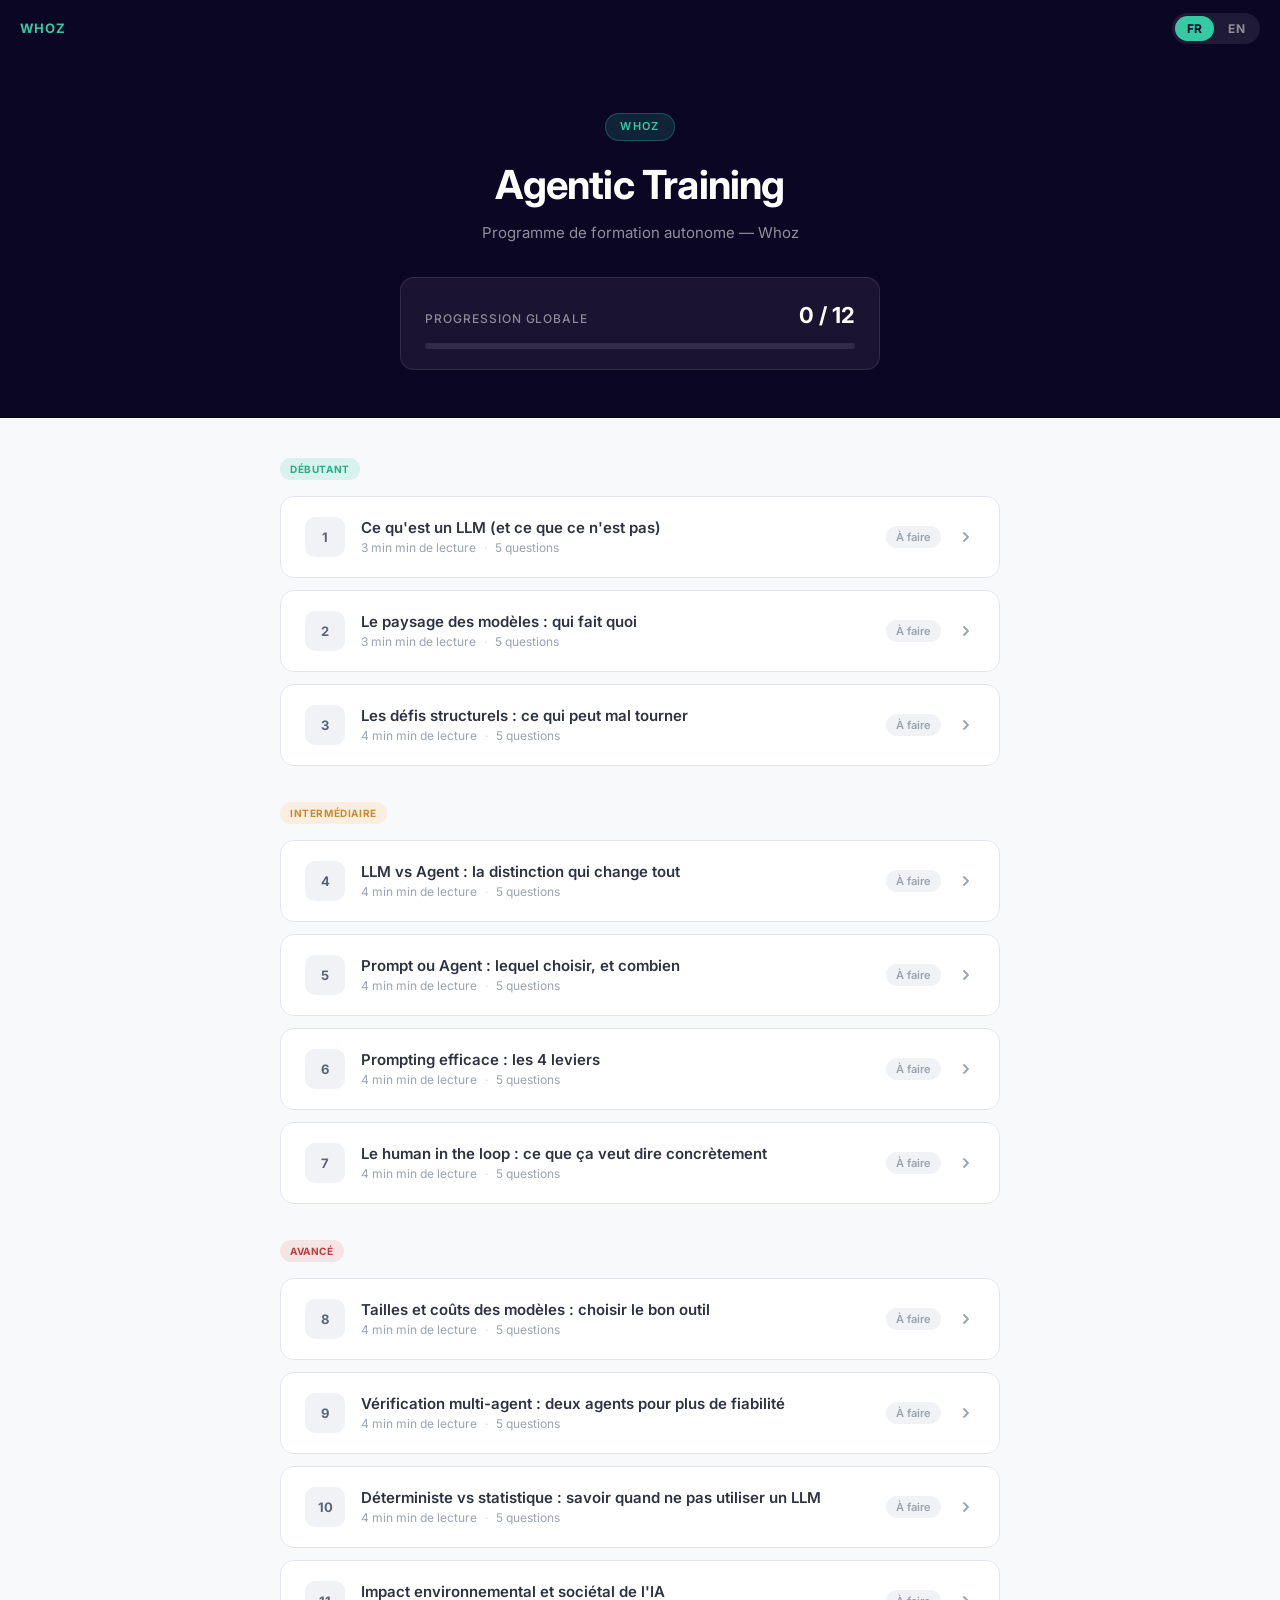
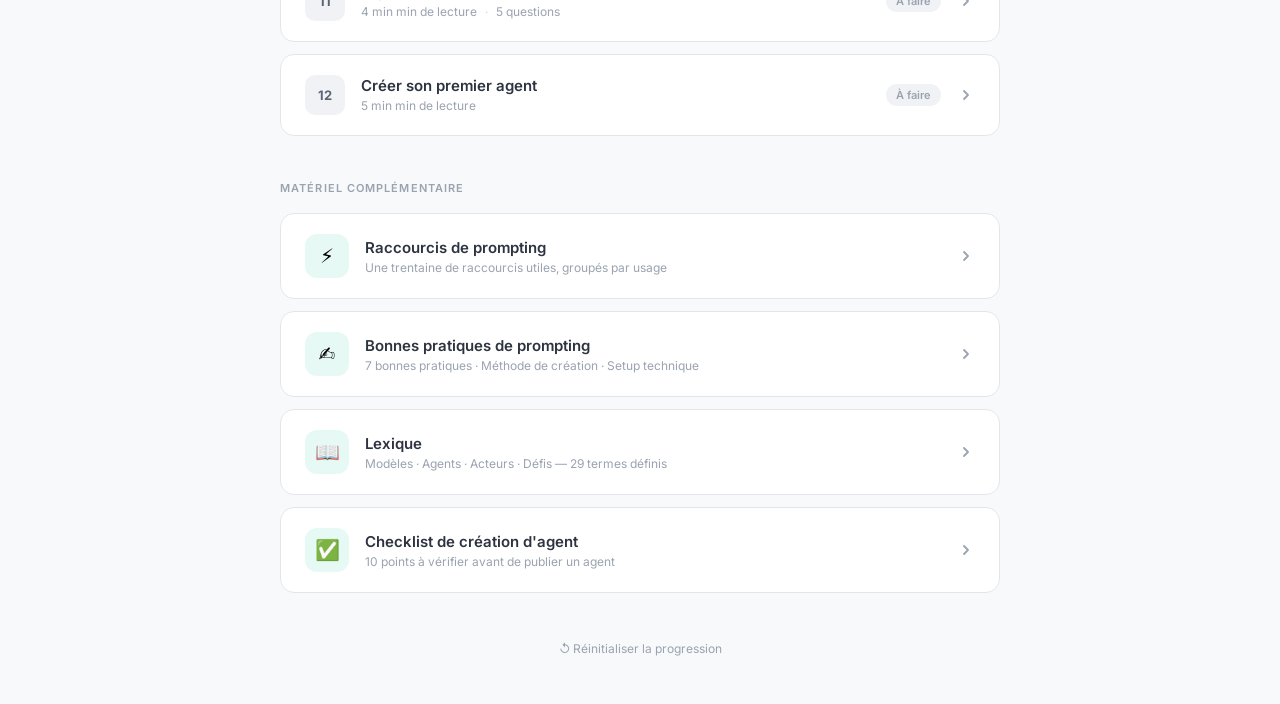
<file: index.html>
<!DOCTYPE html>
<html lang="fr">
<head>
  <meta charset="UTF-8" />
  <meta name="viewport" content="width=device-width, initial-scale=1.0" />
  <title>Agentic Training — Whoz</title>
  <link rel="preconnect" href="https://fonts.googleapis.com" />
  <link rel="preconnect" href="https://fonts.gstatic.com" crossorigin />
  <link href="https://fonts.googleapis.com/css2?family=Inter:wght@300;400;500;600;700&display=swap" rel="stylesheet" />
<link rel="stylesheet" href="style.css" />


</head>
<body>

<!-- HOME -->
<div id="screen-home" class="screen active">
  <div class="topbar">
    <span class="topbar-logo">Whoz</span>
    <span class="topbar-spacer"></span>
    <div class="lang-toggle"><button class="lang-btn" id="lang-fr-btn" onclick="setLang('fr')">FR</button><button class="lang-btn" id="lang-en-btn" onclick="setLang('en')">EN</button></div>
  </div>
  <div class="hero">
    <div class="container">
      <div class="hero-eyebrow">Whoz</div>
      <h1>Agentic Training</h1>
      <p id="hero-subtitle">Programme de formation autonome — Whoz</p>
      <div class="progress-card">
        <div class="progress-label">
          <span id="progress-label-text">Progression globale</span>
          <span id="home-progress-text">0 / 13</span>
        </div>
        <div class="progress-track">
          <div class="progress-fill" id="home-progress-fill" style="width:0%"></div>
        </div>
      </div>
    </div>
  </div>
  <div class="modules-section">
    <div class="container" id="levels-container"></div>
  </div>
  <div class="additional-section">
    <div class="container">
      <div class="section-label" id="material-label">Matériel complémentaire</div>
      <div class="material-grid">
        <button class="material-card" onclick="openShortcuts()">
          <div class="material-icon">⚡</div>
          <div class="material-info">
            <div class="material-title" id="material-sc-title">Raccourcis de prompting</div>
            <div class="material-desc" id="material-sc-desc">Une trentaine de raccourcis utiles, groupés par usage</div>
          </div>
          <svg class="chevron" width="18" height="18" viewBox="0 0 18 18" fill="none"><path d="M7 5l4 4-4 4" stroke="currentColor" stroke-width="1.8" stroke-linecap="round" stroke-linejoin="round"/></svg>
        </button>
        <button class="material-card" onclick="openPrompting()">
          <div class="material-icon">✍️</div>
          <div class="material-info">
            <div class="material-title" id="material-bp-title">Bonnes pratiques de prompting</div>
            <div class="material-desc" id="material-bp-desc">7 bonnes pratiques · Méthode de création · Setup technique</div>
          </div>
          <svg class="chevron" width="18" height="18" viewBox="0 0 18 18" fill="none"><path d="M7 5l4 4-4 4" stroke="currentColor" stroke-width="1.8" stroke-linecap="round" stroke-linejoin="round"/></svg>
        </button>
        <button class="material-card" onclick="openLexicon()">
          <div class="material-icon">📖</div>
          <div class="material-info">
            <div class="material-title" id="material-lex-title">Lexique</div>
            <div class="material-desc" id="material-lex-desc">Modèles · Agents · Acteurs · Défis — 29 termes définis</div>
          </div>
          <svg class="chevron" width="18" height="18" viewBox="0 0 18 18" fill="none"><path d="M7 5l4 4-4 4" stroke="currentColor" stroke-width="1.8" stroke-linecap="round" stroke-linejoin="round"/></svg>
        </button>
        <button class="material-card" onclick="openChecklist()">
          <div class="material-icon">✅</div>
          <div class="material-info">
            <div class="material-title" id="material-cl-title">Checklist de création d'agent</div>
            <div class="material-desc" id="material-cl-desc">10 points à vérifier avant de publier un agent</div>
          </div>
          <svg class="chevron" width="18" height="18" viewBox="0 0 18 18" fill="none"><path d="M7 5l4 4-4 4" stroke="currentColor" stroke-width="1.8" stroke-linecap="round" stroke-linejoin="round"/></svg>
        </button>
      </div>
    </div>
  </div>
  <div class="reset-wrap">
    <button class="btn-reset" id="reset-btn" onclick="resetProgress()">↺ Réinitialiser la progression</button>
  </div>
</div>

<!-- MODULE -->
<div id="screen-module" class="screen">
  <div class="topbar">
    <button class="topbar-back" onclick="goHome()"><svg width="16" height="16" viewBox="0 0 16 16" fill="none"><path d="M10 12L6 8l4-4" stroke="currentColor" stroke-width="1.8" stroke-linecap="round" stroke-linejoin="round"/></svg><span id="back-home-label">Accueil</span></button>
    <span class="topbar-spacer"></span>
    <span class="topbar-logo">Whoz</span>
    <div class="lang-toggle"><button class="lang-btn" id="lang-fr-btn-2" onclick="setLang('fr')">FR</button><button class="lang-btn" id="lang-en-btn-2" onclick="setLang('en')">EN</button></div>
  </div>
  <div class="module-header">
    <div class="module-header-inner">
      <div class="module-eyebrow" id="mod-eyebrow">Module 1</div>
      <h2 id="mod-title">Titre du module</h2>
      <div class="module-header-meta"><span id="mod-duration">15 min de lecture</span></div>
    </div>
  </div>
  <div class="content-body" id="mod-content"></div>
</div>

<!-- QUIZ -->
<div id="screen-quiz" class="screen">
  <div class="topbar">
    <button class="topbar-back" onclick="goToModule()"><svg width="16" height="16" viewBox="0 0 16 16" fill="none"><path d="M10 12L6 8l4-4" stroke="currentColor" stroke-width="1.8" stroke-linecap="round" stroke-linejoin="round"/></svg><span id="back-module-label">Retour au module</span></button>
    <span class="topbar-spacer"></span>
    <span class="topbar-logo">Whoz</span>
  </div>
  <div class="quiz-header">
    <div class="quiz-header-inner">
      <div class="module-eyebrow" id="quiz-eyebrow">Quiz — Module 1</div>
      <h2 id="quiz-title" style="font-size:clamp(18px,3.5vw,26px);font-weight:700;color:#fff;letter-spacing:-.02em;margin:6px 0 0">Titre</h2>
      <p id="quiz-subtitle">5 questions · Seuil de réussite : 3/5</p>
    </div>
  </div>
  <div class="quiz-body">
    <div id="quiz-questions"></div>
    <div class="quiz-submit-wrap">
      <button class="btn btn-primary" id="quiz-submit-btn" onclick="submitQuiz()"><span id="submit-label">Valider mes réponses</span> <svg width="16" height="16" viewBox="0 0 16 16" fill="none"><path d="M3 8h10M9 4l4 4-4 4" stroke="currentColor" stroke-width="1.8" stroke-linecap="round" stroke-linejoin="round"/></svg></button>
    </div>
  </div>
</div>

<!-- RESULT -->
<div id="screen-result" class="screen">
  <div class="result-screen">
    <div class="result-icon" id="result-icon">🎉</div>
    <div class="score" id="result-score">4/5</div>
    <div class="score-label" id="result-score-label">questions correctes</div>
    <h2 id="result-title">Module validé !</h2>
    <p class="result-message" id="result-message">Bravo, tu maîtrises les concepts clés de ce module.</p>
    <div class="result-actions">
      <button class="btn btn-outline" id="result-retry-btn" onclick="retryQuiz()" style="display:none">↺ <span id="retry-label">Réessayer le quiz</span></button>
      <button class="btn btn-primary" onclick="goHome()"><span id="result-home-label">Retour à l'accueil</span> <svg width="16" height="16" viewBox="0 0 16 16" fill="none"><path d="M3 8h10M9 4l4 4-4 4" stroke="currentColor" stroke-width="1.8" stroke-linecap="round" stroke-linejoin="round"/></svg></button>
    </div>
  </div>
</div>

<!-- PROMPTING SHORTCUTS -->
<div id="screen-shortcuts" class="screen">
  <div class="topbar">
    <button class="topbar-back" onclick="goHome()"><svg width="16" height="16" viewBox="0 0 16 16" fill="none"><path d="M10 12L6 8l4-4" stroke="currentColor" stroke-width="1.8" stroke-linecap="round" stroke-linejoin="round"/></svg><span class="back-home-label-x">Accueil</span></button>
    <span class="topbar-spacer"></span>
    <span class="topbar-logo">Whoz</span>
    <div class="lang-toggle"><button class="lang-btn" id="lang-fr-btn-sc" onclick="setLang('fr')">FR</button><button class="lang-btn" id="lang-en-btn-sc" onclick="setLang('en')">EN</button></div>
  </div>
  <div class="module-header">
    <div class="module-header-inner">
      <div class="module-eyebrow" id="sc-eyebrow">Matériel complémentaire</div>
      <h2 id="sc-h2">Raccourcis de prompting</h2>
      <div class="module-header-meta"><span id="sc-meta">Référence rapide</span></div>
    </div>
  </div>
  <div class="content-body" id="sc-content"></div>
</div>

<!-- PROMPTING BEST PRACTICES -->
<div id="screen-prompting" class="screen">
  <div class="topbar">
    <button class="topbar-back" onclick="goHome()"><svg width="16" height="16" viewBox="0 0 16 16" fill="none"><path d="M10 12L6 8l4-4" stroke="currentColor" stroke-width="1.8" stroke-linecap="round" stroke-linejoin="round"/></svg><span class="back-home-label-x">Accueil</span></button>
    <span class="topbar-spacer"></span>
    <span class="topbar-logo">Whoz</span>
    <div class="lang-toggle"><button class="lang-btn" id="lang-fr-btn-bp" onclick="setLang('fr')">FR</button><button class="lang-btn" id="lang-en-btn-bp" onclick="setLang('en')">EN</button></div>
  </div>
  <div class="module-header">
    <div class="module-header-inner">
      <div class="module-eyebrow" id="bp-eyebrow">Matériel complémentaire</div>
      <h2 id="bp-h2">Bonnes pratiques de prompting</h2>
      <div class="module-header-meta"><span id="bp-meta">Référence · Méthode · Setup technique</span></div>
    </div>
  </div>
  <div class="content-body" id="bp-content"></div>
</div>

<!-- LEXICON -->
<div id="screen-lexicon" class="screen">
  <div class="topbar">
    <button class="topbar-back" onclick="goHome()"><svg width="16" height="16" viewBox="0 0 16 16" fill="none"><path d="M10 12L6 8l4-4" stroke="currentColor" stroke-width="1.8" stroke-linecap="round" stroke-linejoin="round"/></svg><span class="back-home-label-x">Accueil</span></button>
    <span class="topbar-spacer"></span>
    <span class="topbar-logo">Whoz</span>
    <div class="lang-toggle"><button class="lang-btn" id="lang-fr-btn-lex" onclick="setLang('fr')">FR</button><button class="lang-btn" id="lang-en-btn-lex" onclick="setLang('en')">EN</button></div>
  </div>
  <div class="module-header">
    <div class="module-header-inner">
      <div class="module-eyebrow" id="lex-eyebrow">Matériel complémentaire</div>
      <h2 id="lex-h2">Lexique</h2>
      <div class="module-header-meta"><span id="lex-meta">29 termes · Modèles · Agents · Acteurs · Défis</span></div>
    </div>
  </div>
  <div class="lexicon-section">
    <div class="container" id="lex-content"></div>
  </div>
</div>

<!-- CHECKLIST -->
<div id="screen-checklist" class="screen">
  <div class="topbar">
    <button class="topbar-back" onclick="goHome()"><svg width="16" height="16" viewBox="0 0 16 16" fill="none"><path d="M10 12L6 8l4-4" stroke="currentColor" stroke-width="1.8" stroke-linecap="round" stroke-linejoin="round"/></svg><span class="back-home-label-x">Accueil</span></button>
    <span class="topbar-spacer"></span>
    <span class="topbar-logo">Whoz</span>
    <div class="lang-toggle"><button class="lang-btn" id="lang-fr-btn-cl" onclick="setLang('fr')">FR</button><button class="lang-btn" id="lang-en-btn-cl" onclick="setLang('en')">EN</button></div>
  </div>
  <div class="module-header">
    <div class="module-header-inner">
      <div class="module-eyebrow" id="cl-eyebrow">Matériel complémentaire</div>
      <h2 id="cl-h2">Checklist de création d'agent</h2>
      <div class="module-header-meta"><span id="cl-meta">10 points à vérifier avant de publier</span></div>
    </div>
  </div>
  <div class="content-body" id="cl-content"></div>
</div>
<script src="i18n.js"></script>
<script src="modules.js"></script>
<script src="app.js"></script>

</body>
</html>
</file>
<file: style.css>
*, *::before, *::after { box-sizing: border-box; margin: 0; padding: 0; }
    :root {
      --navy:   #0c0625;
      --green:  #34CBA4;
      --green-dim: #2aaa87;
      --green-light: rgba(52,203,164,.12);
      --white:  #ffffff;
      --gray-50:  #f8f9fb;
      --gray-100: #f0f2f5;
      --gray-200: #e2e6ec;
      --gray-400: #9aa3b0;
      --gray-600: #5a6475;
      --gray-800: #2d3340;
      --radius: 14px;
      --radius-sm: 8px;
      --shadow: 0 4px 24px rgba(12,6,37,.08);
      --shadow-md: 0 8px 40px rgba(12,6,37,.13);
      --transition: .2s cubic-bezier(.4,0,.2,1);
    }
    html { scroll-behavior: smooth; }
    body { font-family: 'Inter', system-ui, sans-serif; background: var(--gray-50); color: var(--gray-800); line-height: 1.6; min-height: 100vh; }
    .screen { display: none; min-height: 100vh; }
    .screen.active { display: block; }
    .container { max-width: 760px; margin: 0 auto; padding: 0 20px; }
    .topbar { background: var(--navy); padding: 0 20px; position: sticky; top: 0; z-index: 100; display: flex; align-items: center; gap: 16px; height: 56px; }
    .topbar-back { background: none; border: none; color: rgba(255,255,255,.7); font-family: inherit; font-size: 13px; cursor: pointer; display: flex; align-items: center; gap: 6px; padding: 6px 0; transition: color var(--transition); }
    .topbar-back:hover { color: var(--white); }
    .topbar-back svg { flex-shrink: 0; }
    .topbar-spacer { flex: 1; }
    .lang-toggle { display: flex; align-items: center; gap: 2px; background: rgba(255,255,255,.08); border-radius: 100px; padding: 3px; }
    .lang-btn { background: none; border: none; font-family: inherit; font-size: 12px; font-weight: 700; color: rgba(255,255,255,.5); cursor: pointer; padding: 5px 12px; border-radius: 100px; transition: all var(--transition); letter-spacing: .03em; }
    .lang-btn.active { background: var(--green); color: var(--navy); }
    .lang-btn:hover:not(.active) { color: var(--white); }
    .topbar-logo { font-size: 13px; font-weight: 700; letter-spacing: .08em; text-transform: uppercase; color: var(--green); }
    .hero { background: var(--navy); padding: 56px 20px 48px; text-align: center; }
    .hero-eyebrow { display: inline-block; font-size: 11px; font-weight: 600; letter-spacing: .12em; text-transform: uppercase; color: var(--green); background: rgba(52,203,164,.15); border: 1px solid rgba(52,203,164,.3); border-radius: 100px; padding: 4px 14px; margin-bottom: 20px; }
    .hero h1 { font-size: clamp(26px, 5vw, 40px); font-weight: 700; color: var(--white); line-height: 1.2; margin-bottom: 12px; letter-spacing: -.02em; }
    .hero p { font-size: 15px; color: rgba(255,255,255,.55); max-width: 480px; margin: 0 auto 32px; }
    .progress-card { background: rgba(255,255,255,.06); border: 1px solid rgba(255,255,255,.1); border-radius: var(--radius); padding: 20px 24px; max-width: 480px; margin: 0 auto; text-align: left; }
    .progress-label { display: flex; justify-content: space-between; align-items: baseline; margin-bottom: 10px; }
    .progress-label span:first-child { font-size: 12px; font-weight: 500; color: rgba(255,255,255,.5); text-transform: uppercase; letter-spacing: .08em; }
    .progress-label span:last-child { font-size: 22px; font-weight: 700; color: var(--white); }
    .progress-track { height: 6px; background: rgba(255,255,255,.1); border-radius: 100px; overflow: hidden; }
    .progress-fill { height: 100%; background: var(--green); border-radius: 100px; transition: width .6s cubic-bezier(.4,0,.2,1); }
    .modules-section { padding: 40px 20px 8px; }
    .level-section { margin-bottom: 36px; }
    .section-label { font-size: 11px; font-weight: 600; letter-spacing: .1em; text-transform: uppercase; color: var(--gray-400); margin-bottom: 16px; display: flex; align-items: center; gap: 8px; }
    .level-badge { font-size: 10px; font-weight: 700; padding: 3px 10px; border-radius: 100px; letter-spacing: .06em; text-transform: uppercase; }
    .level-badge.beginner { background: rgba(52,203,164,.15); color: var(--green-dim); }
    .level-badge.intermediate { background: rgba(255,177,66,.15); color: #c98a2e; }
    .level-badge.advanced { background: rgba(224,82,82,.12); color: #c03a3a; }
    .module-list { display: flex; flex-direction: column; gap: 12px; }
    .module-card { background: var(--white); border: 1.5px solid var(--gray-200); border-radius: var(--radius); padding: 20px 24px; cursor: pointer; transition: border-color var(--transition), box-shadow var(--transition), transform var(--transition); display: flex; align-items: center; gap: 16px; text-align: left; width: 100%; font-family: inherit; }
    .module-card:hover { border-color: var(--green); box-shadow: var(--shadow); transform: translateY(-1px); }
    .module-card.completed { border-color: var(--green); background: linear-gradient(135deg, #fff 60%, rgba(52,203,164,.04)); }
    .module-num { width: 40px; height: 40px; border-radius: 10px; background: var(--gray-100); display: flex; align-items: center; justify-content: center; font-size: 13px; font-weight: 700; color: var(--gray-600); flex-shrink: 0; transition: background var(--transition), color var(--transition); }
    .module-card.completed .module-num { background: var(--green-light); color: var(--green-dim); }
    .module-card:hover .module-num { background: var(--green-light); color: var(--green-dim); }
    .module-info { flex: 1; min-width: 0; }
    .module-title { font-size: 15px; font-weight: 600; color: var(--gray-800); margin-bottom: 3px; white-space: nowrap; overflow: hidden; text-overflow: ellipsis; }
    .module-meta { font-size: 12px; color: var(--gray-400); display: flex; align-items: center; gap: 8px; }
    .module-meta .dot { opacity: .4; }
    .module-status { flex-shrink: 0; }
    .badge { display: inline-flex; align-items: center; gap: 5px; font-size: 11px; font-weight: 600; padding: 4px 10px; border-radius: 100px; }
    .badge-done { background: var(--green-light); color: var(--green-dim); }
    .badge-todo { background: var(--gray-100); color: var(--gray-400); }
    .chevron { color: var(--gray-400); flex-shrink: 0; transition: transform var(--transition), color var(--transition); }
    .module-card:hover .chevron { transform: translateX(3px); color: var(--green); }
    .reset-wrap { text-align: center; padding: 0 20px 40px; }
    .btn-reset { background: none; border: none; font-family: inherit; font-size: 12px; color: var(--gray-400); cursor: pointer; padding: 8px 12px; border-radius: var(--radius-sm); transition: color var(--transition), background var(--transition); }
    .btn-reset:hover { color: #e05252; background: rgba(224,82,82,.06); }
    .module-header { background: var(--navy); padding: 40px 20px 36px; }
    .module-header-inner { max-width: 760px; margin: 0 auto; }
    .module-eyebrow { font-size: 11px; font-weight: 600; letter-spacing: .1em; text-transform: uppercase; color: var(--green); margin-bottom: 10px; }
    .module-header h2 { font-size: clamp(20px, 4vw, 30px); font-weight: 700; color: var(--white); line-height: 1.25; letter-spacing: -.02em; margin-bottom: 12px; }
    .module-header-meta { font-size: 13px; color: rgba(255,255,255,.45); display: flex; align-items: center; gap: 10px; }
    .content-body { padding: 40px 20px; max-width: 760px; margin: 0 auto; }
    .content-body h3 { font-size: 18px; font-weight: 700; color: var(--navy); margin: 32px 0 12px; letter-spacing: -.01em; }
    .content-body h3:first-child { margin-top: 0; }
    .content-body h4 { font-size: 14px; font-weight: 700; color: var(--gray-800); text-transform: uppercase; letter-spacing: .06em; margin: 24px 0 8px; }
    .content-body p { font-size: 15px; color: var(--gray-600); line-height: 1.75; margin-bottom: 16px; }
    .content-body ul, .content-body ol { padding-left: 20px; margin-bottom: 16px; }
    .content-body li { font-size: 15px; color: var(--gray-600); line-height: 1.7; margin-bottom: 6px; }
    .content-body strong { color: var(--gray-800); font-weight: 600; }
    .callout { background: var(--green-light); border-left: 3px solid var(--green); border-radius: 0 var(--radius-sm) var(--radius-sm) 0; padding: 14px 18px; margin: 20px 0; }
    .callout p { margin: 0; font-size: 14px; color: var(--gray-800); }
    .callout strong { color: var(--navy); }
    .info-box { background: var(--white); border: 1.5px solid var(--gray-200); border-radius: var(--radius); padding: 20px 24px; margin: 20px 0; }
    .info-box .info-title { font-size: 12px; font-weight: 700; text-transform: uppercase; letter-spacing: .08em; color: var(--green-dim); margin-bottom: 10px; }
    .info-box p, .info-box li { font-size: 14px; color: var(--gray-600); }
    .divider { border: none; border-top: 1.5px solid var(--gray-200); margin: 32px 0; }
    .quiz-cta { background: var(--navy); border-radius: var(--radius); padding: 28px 28px; margin: 32px 0 0; display: flex; align-items: center; justify-content: space-between; gap: 20px; flex-wrap: wrap; }
    .quiz-cta-text h3 { font-size: 16px; font-weight: 700; color: var(--white); margin: 0 0 4px; }
    .quiz-cta-text p { font-size: 13px; color: rgba(255,255,255,.45); margin: 0; }
    .btn { display: inline-flex; align-items: center; gap: 8px; font-family: inherit; font-size: 14px; font-weight: 600; padding: 12px 22px; border-radius: var(--radius-sm); border: none; cursor: pointer; transition: all var(--transition); text-decoration: none; white-space: nowrap; }
    .btn-primary { background: var(--green); color: var(--navy); }
    .btn-primary:hover { background: #3dddb5; transform: translateY(-1px); box-shadow: 0 4px 16px rgba(52,203,164,.35); }
    .btn-outline { background: transparent; color: var(--green); border: 1.5px solid rgba(52,203,164,.4); }
    .btn-outline:hover { background: var(--green-light); border-color: var(--green); }
    .btn-ghost { background: rgba(255,255,255,.08); color: var(--white); }
    .btn-ghost:hover { background: rgba(255,255,255,.14); }
    .quiz-header { background: var(--navy); padding: 32px 20px 28px; }
    .quiz-header-inner { max-width: 760px; margin: 0 auto; }
    .quiz-header p { font-size: 13px; color: rgba(255,255,255,.45); margin-top: 6px; }
    .quiz-body { max-width: 760px; margin: 0 auto; padding: 36px 20px 60px; }
    .question-block { background: var(--white); border: 1.5px solid var(--gray-200); border-radius: var(--radius); padding: 24px; margin-bottom: 16px; }
    .question-num { font-size: 11px; font-weight: 700; text-transform: uppercase; letter-spacing: .1em; color: var(--green-dim); margin-bottom: 10px; }
    .question-text { font-size: 15px; font-weight: 600; color: var(--gray-800); line-height: 1.5; margin-bottom: 18px; }
    .options { display: flex; flex-direction: column; gap: 8px; }
    .option-label { display: flex; align-items: flex-start; gap: 12px; padding: 12px 16px; border: 1.5px solid var(--gray-200); border-radius: var(--radius-sm); cursor: pointer; transition: border-color var(--transition), background var(--transition); font-size: 14px; color: var(--gray-600); line-height: 1.45; }
    .option-label:hover { border-color: var(--green); background: var(--green-light); color: var(--gray-800); }
    .option-label input[type="radio"] { appearance: none; -webkit-appearance: none; width: 18px; height: 18px; border: 2px solid var(--gray-200); border-radius: 50%; flex-shrink: 0; margin-top: 1px; transition: border-color var(--transition), background var(--transition); position: relative; }
    .option-label input[type="radio"]:checked { border-color: var(--green); background: var(--green); box-shadow: inset 0 0 0 3px white; }
    .option-label:has(input:checked) { border-color: var(--green); background: var(--green-light); color: var(--gray-800); font-weight: 500; }
    .option-label.correct { border-color: var(--green); background: rgba(52,203,164,.15); color: var(--navy); font-weight: 500; }
    .option-label.wrong { border-color: #e05252; background: rgba(224,82,82,.08); color: #c03a3a; }
    .option-label.was-correct { border-color: var(--green); background: rgba(52,203,164,.1); color: var(--navy); }
    .option-label.disabled { cursor: default; pointer-events: none; }
    .option-icon { font-size: 14px; flex-shrink: 0; margin-top: 1px; }
    .quiz-submit-wrap { margin-top: 24px; display: flex; justify-content: flex-end; }
    .result-screen { min-height: 100vh; display: flex; flex-direction: column; align-items: center; justify-content: center; padding: 40px 20px; text-align: center; }
    .result-icon { width: 80px; height: 80px; border-radius: 50%; display: flex; align-items: center; justify-content: center; margin: 0 auto 24px; font-size: 32px; }
    .result-icon.pass { background: var(--green-light); border: 2px solid var(--green); }
    .result-icon.fail { background: rgba(224,82,82,.1); border: 2px solid rgba(224,82,82,.3); }
    .result-screen h2 { font-size: 26px; font-weight: 700; color: var(--navy); margin-bottom: 10px; letter-spacing: -.02em; }
    .result-screen .score { font-size: 48px; font-weight: 800; color: var(--navy); line-height: 1; margin-bottom: 4px; letter-spacing: -.04em; }
    .result-screen .score-label { font-size: 14px; color: var(--gray-400); margin-bottom: 20px; }
    .result-screen .result-message { font-size: 15px; color: var(--gray-600); max-width: 380px; margin: 0 auto 32px; line-height: 1.6; }
    .result-actions { display: flex; gap: 12px; flex-wrap: wrap; justify-content: center; }
    @media (max-width: 600px) {
      .module-card { padding: 16px 18px; }
      .module-title { font-size: 14px; }
      .quiz-cta { flex-direction: column; align-items: flex-start; }
      .content-body { padding: 28px 16px; }
      .quiz-body { padding: 24px 16px 48px; }
      .hero { padding: 40px 20px 36px; }
    }
    @keyframes fadeUp { from { opacity: 0; transform: translateY(16px); } to { opacity: 1; transform: translateY(0); } }
    .screen.active > * { animation: fadeUp .35s cubic-bezier(.4,0,.2,1) both; }
    .module-card { animation: fadeUp .35s cubic-bezier(.4,0,.2,1) both; }
    .shortcut-group { margin: 28px 0 0; }
    .shortcut-group-title { font-size: 11px; font-weight: 700; text-transform: uppercase; letter-spacing: .1em; color: var(--green-dim); margin-bottom: 10px; padding-bottom: 6px; border-bottom: 1.5px solid var(--gray-200); }
    .shortcut-list { display: flex; flex-direction: column; gap: 6px; }
    .shortcut-item { display: grid; grid-template-columns: 200px 1fr; gap: 12px; align-items: baseline; padding: 9px 14px; border-radius: var(--radius-sm); background: var(--white); border: 1.5px solid var(--gray-200); transition: border-color var(--transition), background var(--transition); }
    .shortcut-item:hover { border-color: var(--green); background: var(--green-light); }
    .shortcut-key { font-family: 'Inter', monospace; font-size: 12px; font-weight: 700; color: var(--navy); letter-spacing: .02em; white-space: nowrap; }
    .shortcut-desc { font-size: 13px; color: var(--gray-600); line-height: 1.45; }
    @media (max-width: 520px) { .shortcut-item { grid-template-columns: 1fr; gap: 3px; } }
    .bp-table { width: 100%; border-collapse: collapse; margin: 20px 0; font-size: 14px; }
    .bp-table th { background: var(--navy); color: var(--white); font-size: 11px; font-weight: 700; text-transform: uppercase; letter-spacing: .08em; padding: 10px 14px; text-align: left; }
    .bp-table th:first-child { border-radius: var(--radius-sm) 0 0 0; }
    .bp-table th:last-child { border-radius: 0 var(--radius-sm) 0 0; }
    .bp-table td { padding: 11px 14px; border-bottom: 1px solid var(--gray-200); color: var(--gray-600); vertical-align: top; line-height: 1.55; }
    .bp-table tr:last-child td { border-bottom: none; }
    .bp-table tr:nth-child(even) td { background: var(--gray-50); }
    .bp-table td strong { color: var(--gray-800); }
    .lexicon-section { padding: 40px 20px 80px; }
    .lexicon-category { margin-bottom: 40px; }
    .lexicon-category-title { font-size: 11px; font-weight: 700; text-transform: uppercase; letter-spacing: .12em; color: var(--green-dim); padding-bottom: 8px; border-bottom: 1.5px solid var(--gray-200); margin-bottom: 16px; }
    .lexicon-list { display: flex; flex-direction: column; gap: 10px; }
    .lexicon-item { background: var(--white); border: 1.5px solid var(--gray-200); border-radius: var(--radius); padding: 18px 22px; transition: border-color var(--transition), box-shadow var(--transition); }
    .lexicon-item:hover { border-color: var(--green); box-shadow: var(--shadow); }
    .lexicon-term { font-size: 14px; font-weight: 700; color: var(--navy); margin-bottom: 6px; display: flex; align-items: center; gap: 8px; flex-wrap: wrap; }
    .lexicon-term .term-tag { font-size: 10px; font-weight: 600; text-transform: uppercase; letter-spacing: .08em; background: var(--green-light); color: var(--green-dim); border-radius: 100px; padding: 2px 8px; }
    .lexicon-def { font-size: 14px; color: var(--gray-600); line-height: 1.7; }
    .lexicon-def em { color: var(--gray-800); font-style: normal; font-weight: 500; }
    .material-grid { display: flex; flex-direction: column; gap: 12px; margin-top: 16px; }
    .material-card { background: var(--white); border: 1.5px solid var(--gray-200); border-radius: var(--radius); padding: 20px 24px; cursor: pointer; transition: border-color var(--transition), box-shadow var(--transition), transform var(--transition); display: flex; align-items: center; gap: 16px; text-align: left; width: 100%; font-family: inherit; }
    .material-card:hover { border-color: var(--green); box-shadow: var(--shadow); transform: translateY(-1px); }
    .material-icon { width: 44px; height: 44px; border-radius: 12px; background: var(--green-light); display: flex; align-items: center; justify-content: center; font-size: 20px; flex-shrink: 0; }
    .material-info { flex: 1; min-width: 0; }
    .material-title { font-size: 15px; font-weight: 600; color: var(--gray-800); margin-bottom: 3px; }
    .material-desc { font-size: 12px; color: var(--gray-400); }
    .additional-section { padding: 0 20px 40px; }
    ::-webkit-scrollbar { width: 6px; }
    ::-webkit-scrollbar-track { background: transparent; }
    ::-webkit-scrollbar-thumb { background: var(--gray-200); border-radius: 100px; }
</file>
